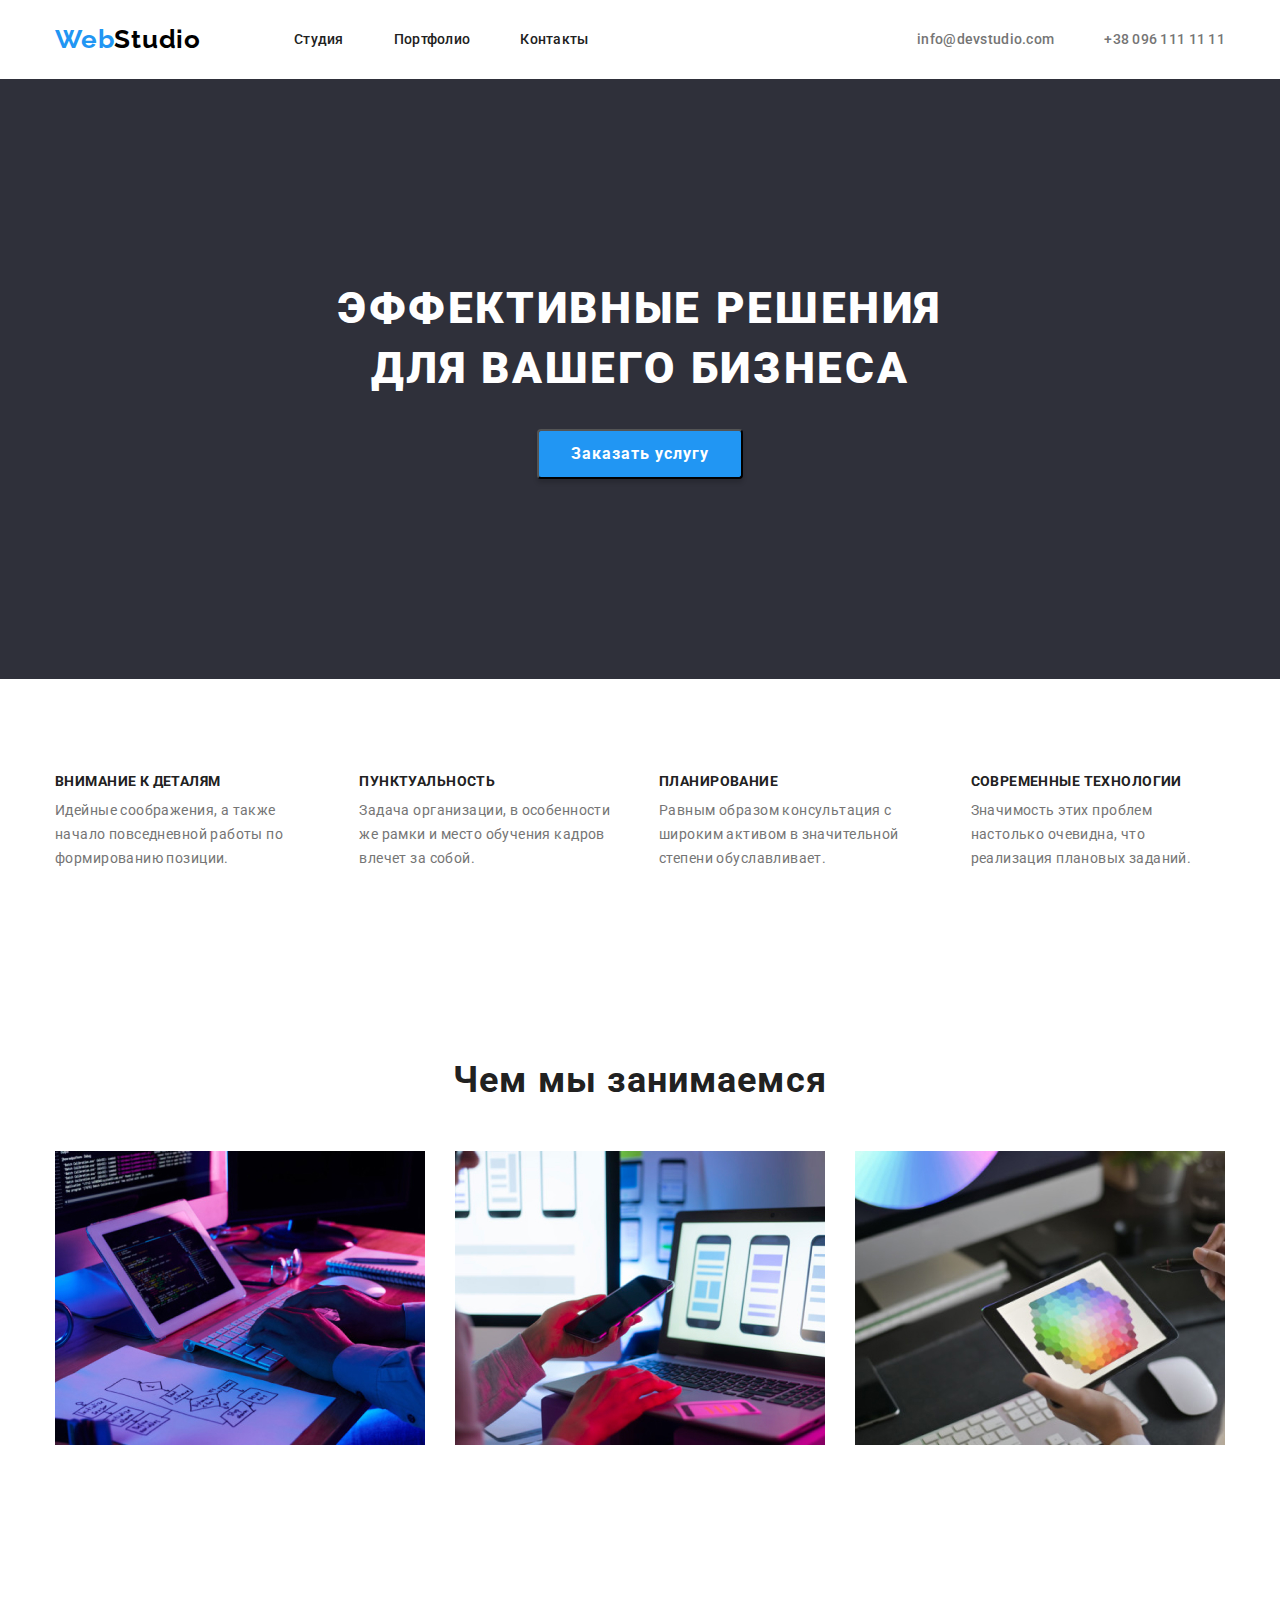
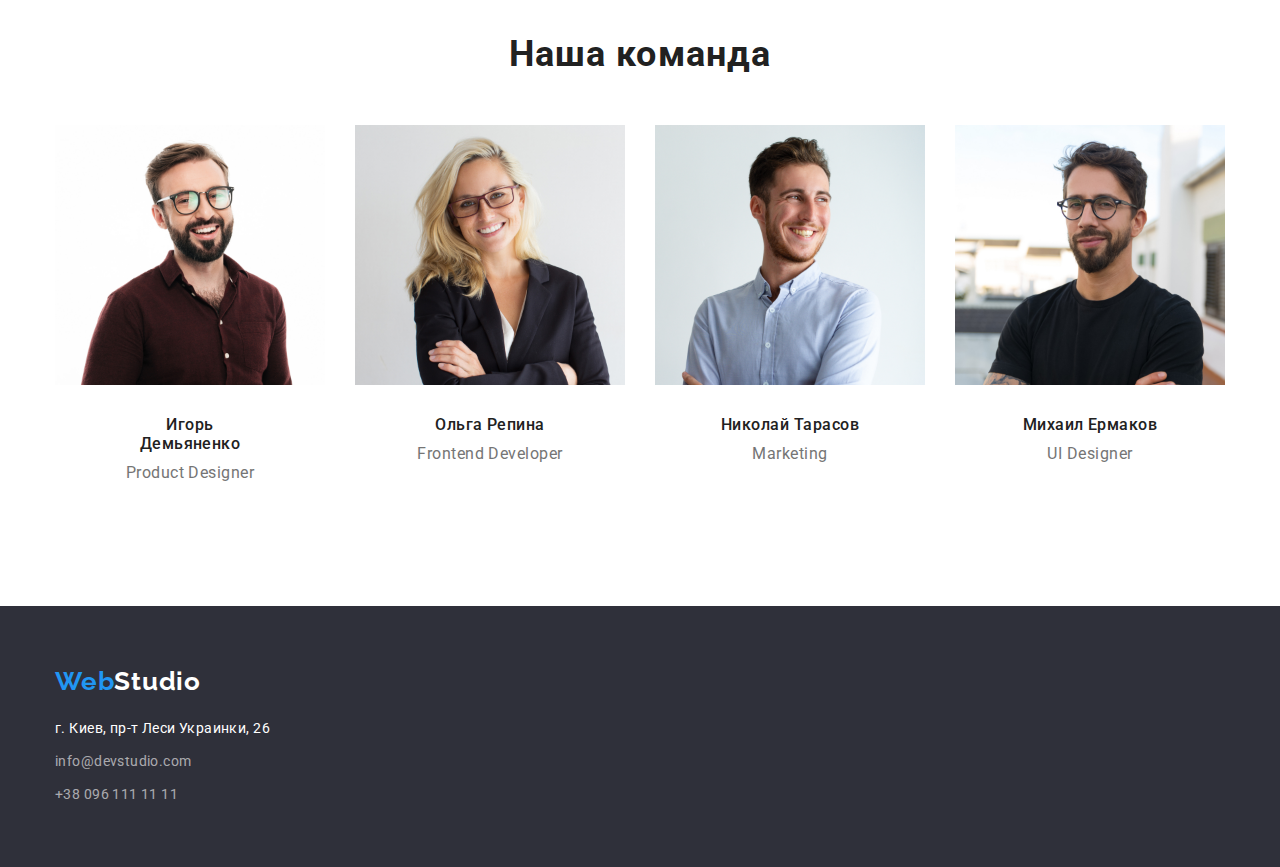
<file: index.html>
<!DOCTYPE html>
<html lang="ru">

<head>
    <meta charset="UTF-8" />
    <meta name="viewport" content="width=device-width, initial-scale=1.0" />
    <title>WebStudio</title>
    <link rel="stylesheet" href="https://cdnjs.cloudflare.com/ajax/libs/modern-normalize/1.0.0/modern-normalize.min.css">
    <link rel="preconnect" href="https://fonts.gstatic.com" />
    <link
        href="https://fonts.googleapis.com/css2?family=Raleway:wght@700&family=Roboto:wght@400;500;700;900&display=swap"
        rel="stylesheet" />
    <link rel="stylesheet" href="./css/styles.css" />
</head>

<body>
    <header class="header">
        <div class="container">
            <nav class="nav">
                <a class="logo link" href="" lang="en">
                    <span style="color: #2196f3">Web</span><span style="color: #000;">Studio</span>
                </a>
                <ul class="nav-list list">
                    <li class="nav-list-item">
                        <a class="nav-list-link link" href="#">Студия</a>
                    </li>
                    <li class="nav-list-item">
                        <a class="nav-list-link link" href="./portfolio.html">Портфолио</a>
                    </li>
                    <li class="nav-list-item">
                        <a class="nav-list-link link" href="#">Контакты</a>
                    </li>
                </ul>
            </nav>
            <ul class="address list">
                <li class="address-list-item">
                    <a class="header-mail link" href="mailto:info@devstudio.com">info@devstudio.com</a>
                </li>
                <li class="address-list-item">
                    <a class="header-tel link" href="tel:+380961111111">+38 096 111 11 11</a>
                </li>
            </ul>
        </div>        
    </header>
    <main>

        <!-- Hero -->

        <section class="hero">
            <div class="container hero-list">
                <h1 class="hero-title">Эффективные решения для вашего бизнеса</h1>
                <button class="hero-button" type="button">Заказать услугу</button>
            </div>      
        </section>

        <!-- About -->

        <section class="about section">
            <div class="container">
                <h2 class="visually-hidden">Чем мы занимаемся</h2>
                <ul class="about-list list">
                    <li class="about-list-item">
                        <h3 class="about-title">Внимание к деталям</h3>
                        <p class="description">
                            Идейные соображения, а также начало повседневной работы по
                            формированию позиции.
                        </p>
                    </li>
                    <li class="about-list-item">
                        <h3 class="about-title">Пунктуальность</h3>
                        <p class="description">
                            Задача организации, в особенности же рамки и место обучения кадров
                            влечет за собой.
                        </p>
                    </li>
                    <li class="about-list-item">
                        <h3 class="about-title">Планирование</h3>
                        <p class="description">
                            Равным образом консультация с широким активом в значительной
                            степени обуславливает.
                        </p>
                    </li>
                    <li class="about-list-item">
                        <h3 class="about-title">Современные технологии</h3>
                        <p class="description">
                            Значимость этих проблем настолько очевидна, что реализация
                            плановых заданий.
                        </p>
                    </li>
                </ul>
            </div>          
        </section>

        <!-- About-img -->

        <section class="about-img section">
            <div class="container">
                <h2 class="title">Чем мы занимаемся</h2>
                <ul class="about-img-list list">
                    <li class="about-img-list-item">
                        <img class="about-img-list-img" src="./images/about/about-img-1.jpg" alt="Верстка на таблете" width="370"
                            height="294" />
                    </li>
                    <li class="about-img-list-item">
                        <img class="about-img-list-img" src="./images/about/about-img-2.jpg" alt="Инструкция для телефона" width="370"
                            height="294" />
                    </li>
                    <li class="about-img-list-item">
                        <img class="about-img-list-img" src="./images/about/about-img-3.jpg" alt="Выбор цвета на таблете" width="370"
                            height="294" />
                    </li>
                </ul>     
            </div>            
        </section>

        <!-- Team -->

        <section class="team section">
            <div class="container">
                <h2 class="title">Наша команда</h2>
                <ul class="team-list list">
                    <li class="team-list-item">
                        <img class="team-list-img" src="./images/team/Team-img-1.jpg" alt="Игорь Демьяненко" width="270" height="260" />
                        <div class="team-list-wrapper">
                            <h3 class="team-list-title">Игорь Демьяненко</h3>
                            <p class="team-list-undertitle" lang="en">Product Designer</p>
                        </div>                        
                    </li>
                    <li class="team-list-item">
                        <img class="team-list-img" src="./images/team/Team-img-2.jpg" alt="Ольга Репина" width="270" height="260" />
                        <div class="team-list-wrapper">
                            <h3 class="team-list-title">Ольга Репина</h3>
                            <p class="team-list-undertitle" lang="en">Frontend Developer</p>                        
                        </div>                        
                    </li>
                    <li class="team-list-item">
                        <img class="team-list-img" src="./images/team/Team-img-3.jpg" alt="Николай Тарасов" width="270" height="260" />
                        <div class="team-list-wrapper">
                            <h3 class="team-list-title">Николай Тарасов</h3>
                            <p class="team-list-undertitle" lang="en">Marketing</p>                        
                        </div>                        
                    </li>
                    <li class="team-list-item">
                        <img class="team-list-img" src="./images/team/Team-img-4.jpg" alt="Михаил Ермаков" width="270" height="260" />
                        <div class="team-list-wrapper">
                            <h3 class="team-list-title">Михаил Ермаков</h3>
                            <p class="team-list-undertitle" lang="en">UI Designer</p>                        
                        </div>                        
                    </li>
                </ul>
            </div>            
        </section>
    </main>

    <footer class="footer">
        <div class="container">
            <a class="logo link" href="" lang="en">
                <span style="color: #2196f3">Web</span><span style="color: #FFFFFF;">Studio</span>
            </a>
            <address class="address">
                <ul class="footer-address-list list">
                    <li class="footer-address-list-item">
                        <a class="footer-maps link" href="https://goo.gl/maps/vr6gKgK28h6Q88zH9" target="_blank">г. Киев, пр-т
                            Леси Украинки, 26</a>
                    </li>
                    <li class="footer-address-list-item">
                        <a class="footer-link link" href="mailto:info@devstudio.com">info@devstudio.com</a>
                    </li>
                    <li class="footer-address-list-item">
                        <a class="footer-tel link" href="tel:+380961111111">+38 096 111 11 11</a>
                    </li>
                </ul>
            </address>        
        </div>               
    </footer>
</body>

</html>
</file>
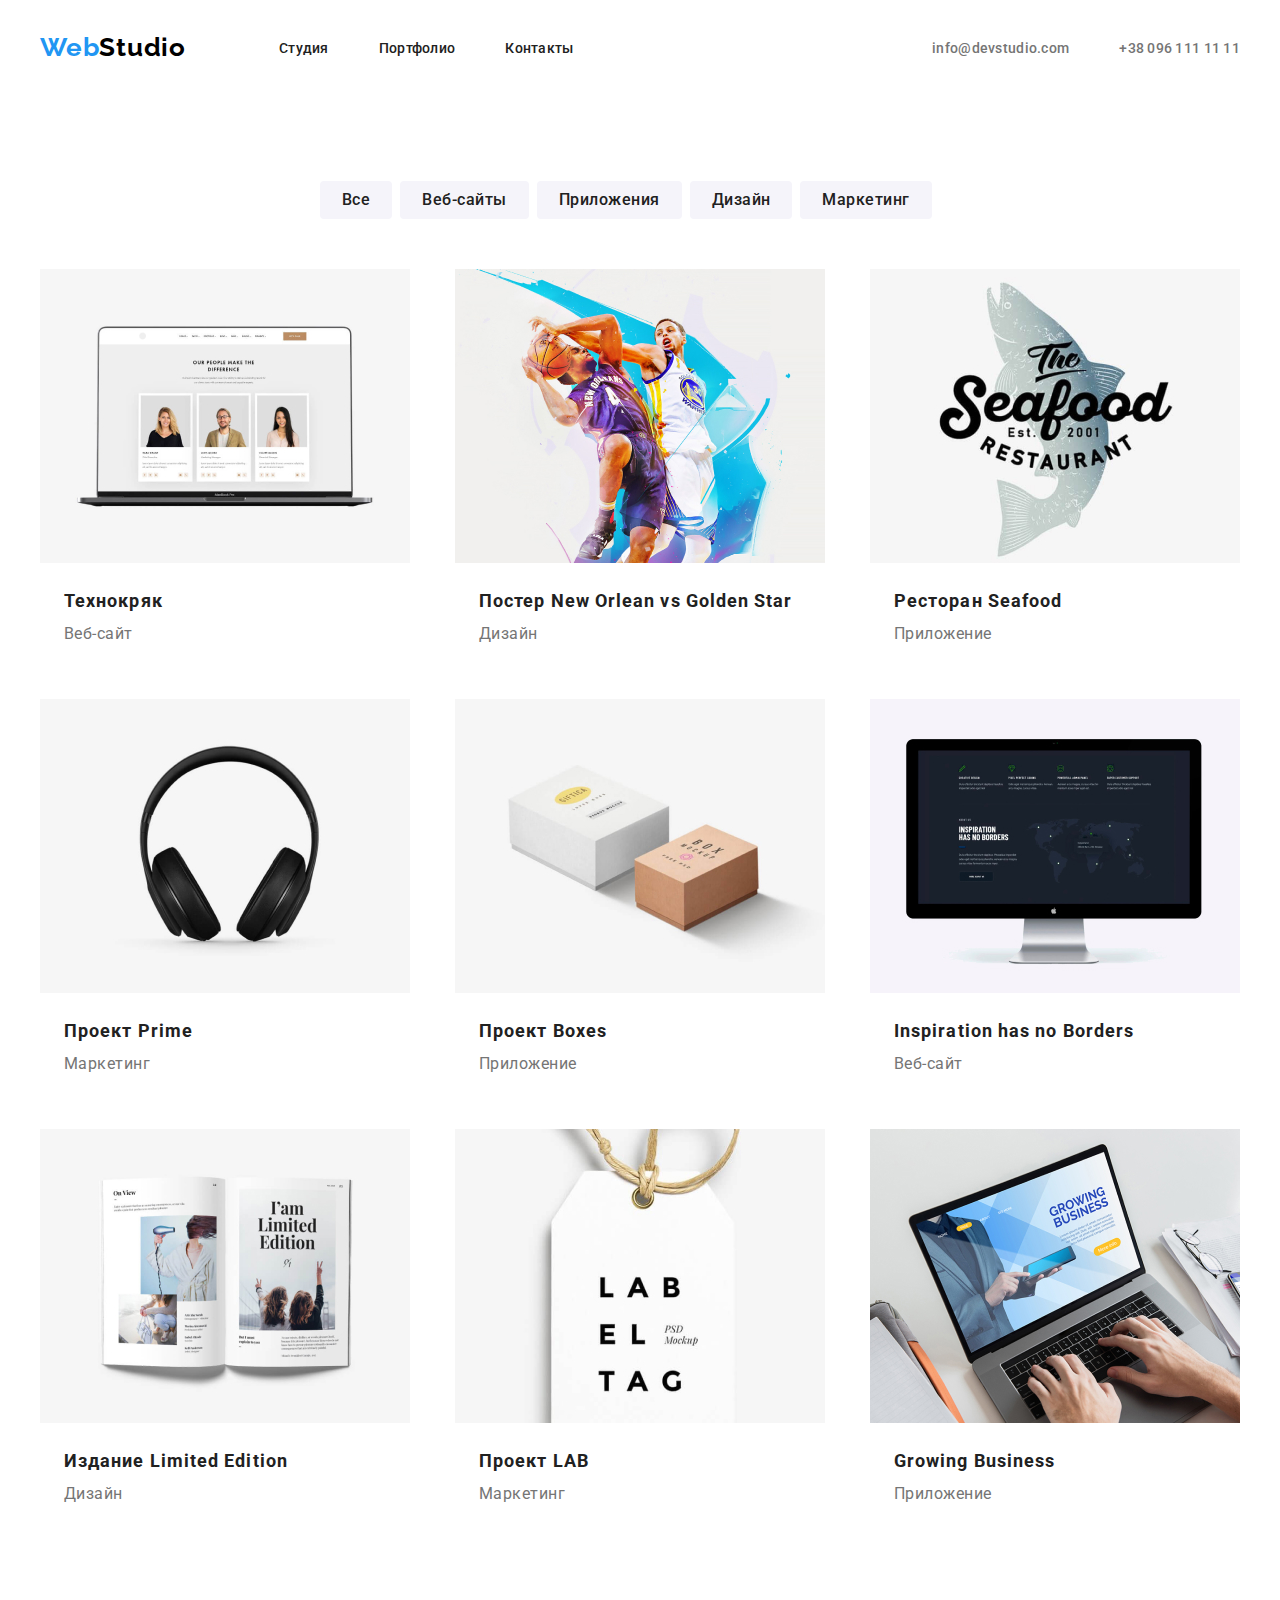
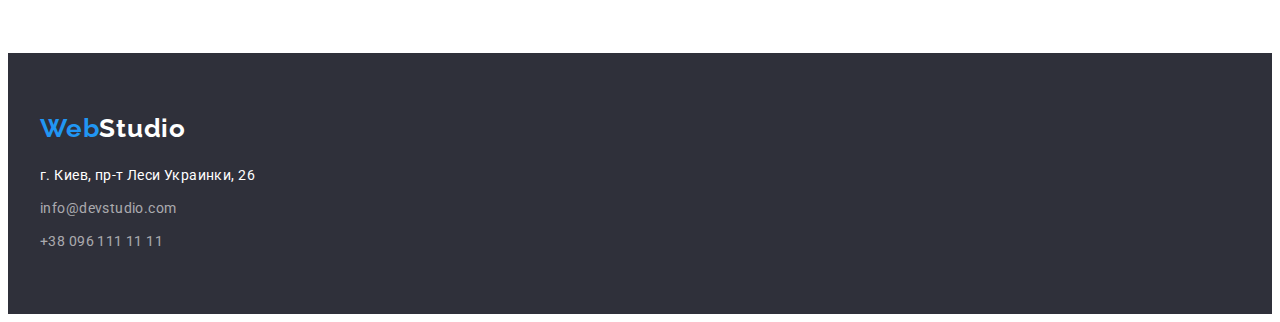
<file: portfolio.html>
<!DOCTYPE html>
<html lang="ru">

<head>
    <meta charset="UTF-8" />
    <meta name="viewport" content="width=device-width, initial-scale=1.0" />
    <title>WebStudio</title>
    <link rel="preconnect" href="https://fonts.gstatic.com" />
    <link
        href="https://fonts.googleapis.com/css2?family=Raleway:wght@700&family=Roboto:wght@400;500;700;900&display=swap"
        rel="stylesheet" />
    <link rel="stylesheet" href="./css/styles.css" />
</head>

<body>
    <header class="header">
        <div class="container">
            <nav class="nav">
                <a class="logo link" href="" lang="en">
                    <span style="color: #2196f3">Web</span><span style="color: #000000;">Studio</span>
                </a>
                <ul class="nav-list list">
                    <li class="nav-list-item">
                        <a class="nav-list-link link" href="./index.html">Студия</a>
                    </li>
                    <li class="nav-list-item">
                        <a class="nav-list-link link" href="#">Портфолио</a>
                    </li>
                    <li class="nav-list-item">
                        <a class="nav-list-link link" href="#">Контакты</a>
                    </li>
                </ul>
            </nav>
            <ul class="address list">
                <li class="address-list-item">
                    <a class="header-mail link" href="mailto:info@devstudio.com">info@devstudio.com</a>
                </li>
                <li class="address-list-item">
                    <a class="header-tel link" href="tel:+380961111111">+38 096 111 11 11</a>
                </li>
            </ul>
        </div>        
    </header>

    <main>
        <section class="portfolio section">
            <div class="container">
                <h1 class="visually-hidden">portfolio</h1>
                <ul class="portfolio-button-list list">
                    <li class="portfolio-button-list-item"><button class="portfolio-button" type="button">Все</button></li>
                    <li class="portfolio-button-list-item"><button class="portfolio-button" type="button">Веб-сайты</button></li>
                    <li class="portfolio-button-list-item"><button class="portfolio-button" type="button">Приложения</button></li>
                    <li class="portfolio-button-list-item"><button class="portfolio-button" type="button">Дизайн</button></li>
                    <li class="portfolio-button-list-item"><button class="portfolio-button" type="button">Маркетинг</button></li>
                </ul>
                <!-- ul>li*9>a>img+h2+p -->
                <ul class="portfolio-list list">
                    <li class="portfolio-list-item">
                        <a class="portfolio-list-link link" href="#">
                            <img src="./images/portfolio/portfolio-img-1.jpg" alt="Лептоп">
                            <div class="portfolio-list-wrapper">
                                <h2 class="portfolio-list-title">Технокряк</h2>
                                <p class="portfolio-list-text">Веб-сайт</p>
                            </div>                          
                        </a>
                    </li>
                    <li class="portfolio-list-item">
                        <a class="portfolio-list-link link" href="#">
                            <img src="./images/portfolio/portfolio-img-2.jpg" alt="Баскетбольный постер">
                            <div class="portfolio-list-wrapper">
                                <h2 class="portfolio-list-title">Постер New Orlean vs Golden Star</h2>
                                <p class="portfolio-list-text">Дизайн</p>
                            </div>                            
                        </a>
                    </li>
                    <li class="portfolio-list-item">
                        <a class="portfolio-list-link link" href="#">
                            <img src="./images/portfolio/portfolio-img-3.jpg" alt="Логотип ресторана">
                            <div class="portfolio-list-wrapper">
                                <h2 class="portfolio-list-title">Ресторан Seafood</h2>
                                <p class="portfolio-list-text">Приложение</p>
                            </div>                           
                        </a>
                    </li>
                    <li class="portfolio-list-item">
                        <a class="portfolio-list-link link" href="#">
                            <img src="./images/portfolio/portfolio-img-4.jpg" alt="Наушники">
                            <div class="portfolio-list-wrapper">
                                <h2 class="portfolio-list-title">Проект Prime</h2>
                                <p class="portfolio-list-text">Маркетинг</p>
                            </div>                            
                        </a>
                    </li>
                    <li class="portfolio-list-item">
                        <a class="portfolio-list-link link" href="#">
                            <img src="./images/portfolio/portfolio-img-5.jpg" alt="Коробки">
                            <div class="portfolio-list-wrapper">
                                <h2 class="portfolio-list-title">Проект Boxes</h2>
                                <p class="portfolio-list-text">Приложение</p>
                            </div>                            
                        </a>
                    </li>
                    <li class="portfolio-list-item">
                        <a class="portfolio-list-link link" href="#">
                            <img src="./images/portfolio/portfolio-img-6.jpg" alt="Монитор">
                            <div class="portfolio-list-wrapper">
                                <h2 class="portfolio-list-title">Inspiration has no Borders</h2>
                                <p class="portfolio-list-text">Веб-сайт</p>
                            </div>                            
                        </a>
                    </li>
                    <li class="portfolio-list-item">
                        <a class="portfolio-list-link link" href="#">
                            <img src="./images/portfolio/portfolio-img-7.jpg" alt="Книга">
                            <div class="portfolio-list-wrapper">
                                <h2 class="portfolio-list-title">Издание Limited Edition</h2>
                                <p class="portfolio-list-text">Дизайн</p>
                            </div>                            
                        </a>
                    </li>
                    <li class="portfolio-list-item">
                        <a class="portfolio-list-link link" href="#">
                            <img src="./images/portfolio/portfolio-img-8.jpg" alt="Этикетка">
                            <div class="portfolio-list-wrapper">
                                <h2 class="portfolio-list-title">Проект LAB</h2>
                                <p class="portfolio-list-text">Маркетинг</p>
                            </div>                            
                        </a>
                    </li>
                    <li class="portfolio-list-item">
                        <a class="portfolio-list-link link" href="#">
                            <img src="./images/portfolio/portfolio-img-9.jpg" alt="Работа за лептопом">
                            <div class="portfolio-list-wrapper">
                                <h2 class="portfolio-list-title">Growing Business</h2>
                                <p class="portfolio-list-text">Приложение</p>
                            </div>                            
                        </a>
                    </li>
                </ul>
            </div>
        </section>              
    </main>

    <footer class="footer">
        <div class="container">
            <a class="logo link" href="" lang="en">
                <span style="color: #2196f3">Web</span><span style="color: #FFFFFF;">Studio</span>
            </a>
            <address class="address">
                <ul class="footer-address-list list">
                    <li class="footer-address-list-item">
                        <a class="footer-maps link" href="https://goo.gl/maps/vr6gKgK28h6Q88zH9" target="_blank">г. Киев, пр-т
                            Леси Украинки, 26</a>
                    </li>
                    <li class="footer-address-list-item">
                        <a class="footer-link link" href="mailto:info@devstudio.com">info@devstudio.com</a>
                    </li>
                    <li class="footer-address-list-item">
                        <a class="footer-tel link" href="tel:+380961111111">+38 096 111 11 11</a>
                    </li>
                </ul>
            </address>        
        </div>               
    </footer>
</body>

</html>
</file>
<file: css/styles.css>
:root {
  --main-font: 'Roboto', sans-serif;
  --secondary-font: 'Raleway', sans-serif;
  --accent-color: #2196f3;
  --main-text-color: #212121;
  --secondary-text-color: #000000;
  --link-color: #757575;
  --white-color: #ffffff;
}

/* * {
  outline: 1px solid tomato;
} */

body {
  font-family: var(--main-font);
}

.link {
  text-decoration: none;
}

.list {
  list-style: none;
}

h1,
h2,
h3,
h4 {
  margin: 0;
}

ul {
  padding: 0;
  margin: 0;
}

img {
  display: block;
}

p {
  margin: 0;
}

.container {
  width: 1200px;
  padding: 0 15px;
  margin: auto;
}

.section {
  padding: 94px 0px;
}

/* ==========Components========== */

.visually-hidden {
  position: absolute;
  width: 1px;
  height: 1px;
  margin: -1px;
  border: 0;
  padding: 0;

  white-space: nowrap;
  clip-path: inset(100%);
  clip: rect(0 0 0 0);
  overflow: hidden;
}

/* ==========End Components========== */

/* ==========Header========== */

.header {
  padding-top: 24px;
  padding-bottom: 24px;
}

.header .container {
  display: flex;
  align-items: center;
}

.header .logo {
  margin-right: 93px;
}

.header .address {
  margin-left: auto;
}

.nav-list-item:not(:last-child),
.address-list-item:not(:last-child) {
  margin-right: 50px;
}

.nav {
  display: flex;
  align-items: center;
}

.logo {
  font-family: var(--secondary-font);
  font-weight: 700;
  font-size: 26px;
  line-height: 1.192;
  letter-spacing: 0.03em;
}

.nav-list-link {
  font-weight: 500;
  font-size: 14px;
  line-height: 1.143;
  letter-spacing: 0.02em;
  color: var(--main-text-color);
}

.header-mail,
.header-tel {
  font-weight: 500;
  font-size: 14px;
  line-height: 1.143;
  letter-spacing: 0.02em;
  color: var(--link-color);
}

.nav-list {
  display: flex;
  color: var(--main-text-color);
}

.address {
  display: flex;
  color: var(--link-color);
  font-style: normal;
}

.nav-list-link:hover,
.nav-list-link:focus,
.header-mail:hover,
.header-mail:focus,
.header-tel:hover,
.header-tel:focus,
.portfolio-button:hover,
.portfolio-button:focus {
  color: var(--accent-color);
}

/* ==========End Header========== */

/* ==========Hero========== */

.hero {
  background-color: #2f303a;
}

.hero-list {
  padding: 200px 252px;
  text-align: center;
}

.hero-title {
  font-weight: 900;
  font-size: 44px;
  line-height: 1.3636;
  letter-spacing: 0.06em;
  text-transform: uppercase;
  margin-bottom: 30px;
  width: 696px;
  color: var(--white-color);
}

.hero-button {
  min-width: 200px;
  height: 50px;
  background: var(--accent-color);
  box-shadow: 0px 4px 4px rgba(0, 0, 0, 0.15);
  border-radius: 4px;
  font-weight: 700;
  font-size: 16px;
  line-height: 1.875;
  display: flex;
  text-align: center;
  align-items: center;
  letter-spacing: 0.06em;
  cursor: pointer;
  padding: 10px 32px;
  margin: auto;
  color: var(--white-color);
}

/* ==========End Hero========== */

/* ==========About========== */

.about-list {
  display: flex;
}

.about-list-item:not(:last-child) {
  margin-right: 30px;
}

.about-title {
  font-weight: 700;
  font-size: 14px;
  line-height: 1.143;
  letter-spacing: 0.03em;
  text-transform: uppercase;
  color: var(--main-text-color);
  margin-bottom: 10px;
}

.description {
  font-weight: 400;
  font-size: 14px;
  line-height: 1.714;
  letter-spacing: 0.03em;
  color: var(--link-color);
}

/* ==========End About========== */

/* ==========About-img========== */

.about-img-list {
  display: flex;
}

.about-img-list-item:not(:last-child) {
  margin-right: 30px;
}

.title {
  font-weight: 700;
  font-size: 36px;
  line-height: 1.167;
  text-align: center;
  letter-spacing: 0.03em;
  color: var(--main-text-color);
  margin-bottom: 50px;
}

/* ==========End About-img========== */

/* ==========Team========== */

.team-list {
  display: flex;
}

.team-list-item:not(:last-child) {
  margin-right: 30px;
}

.team-list-wrapper {
  padding: 30px 59px;
}

.team-list-title {
  font-weight: 500;
  font-size: 16px;
  line-height: 1.1875;
  text-align: center;
  letter-spacing: 0.03em;
  color: var(--main-text-color);
  margin-bottom: 10px;
}

.team-list-undertitle {
  font-weight: 400;
  font-size: 16px;
  line-height: 1.1875;
  text-align: center;
  letter-spacing: 0.03em;
  color: var(--link-color);
}

/* ==========End Team========== */

/* ==========Footer========== */

.footer {
  background-color: #2f303a;
  padding-top: 60px;
  padding-bottom: 60px;
}

.footer-address-list-item {
  flex-direction: column;
  display: flex;
}

.footer-maps {
  font-weight: 400;
  font-size: 14px;
  line-height: 1.714;
  letter-spacing: 0.03em;
  color: var(--white-color);
  margin-top: 20px;
}

.footer-link {
  margin-top: 9px;
  margin-bottom: 9px;
}

.footer-link,
.footer-tel {
  font-weight: normal;
  font-size: 14px;
  line-height: 1.714;
  letter-spacing: 0.03em;
  color: rgba(255, 255, 255, 0.6);
}

/* ==========End Footer========== */

/* ==========Portfolio========== */

.portfolio-button-list {
  display: flex;
  margin-bottom: 50px;
  padding: 0px 280px;
  height: 38px;
}

.portfolio-button {
  font-family: var(--main-font);
  height: 38px;
  background: #f5f4fa;
  border: none;
  padding: 6px 22px;
  border-radius: 4px;
  cursor: pointer;
  font-weight: 500;
  font-size: 16px;
  line-height: 1.625;
  text-align: center;
  letter-spacing: 0.03em;
  color: var(--main-text-color);
}

.portfolio-button-list-item:not(:last-child) {
  margin-right: 8px;
}

.portfolio-list {
  display: flex;
  flex-wrap: wrap;
  justify-content: space-between;
}

.portfolio-list-item {
  padding-bottom: 30px;
}

.portfolio-list-wrapper {
  padding: 20px 24px;
}

.portfolio-list-title {
  font-weight: 700;
  font-size: 18px;
  line-height: 2;
  letter-spacing: 0.06em;
  color: var(--main-text-color);
}

.portfolio-list-text {
  font-family: var(--main-font);
  font-weight: 400;
  font-size: 16px;
  line-height: 1.875;
  letter-spacing: 0.03em;
  color: var(--link-color);
}

/* ==========End Portfolio========== */
</file>
